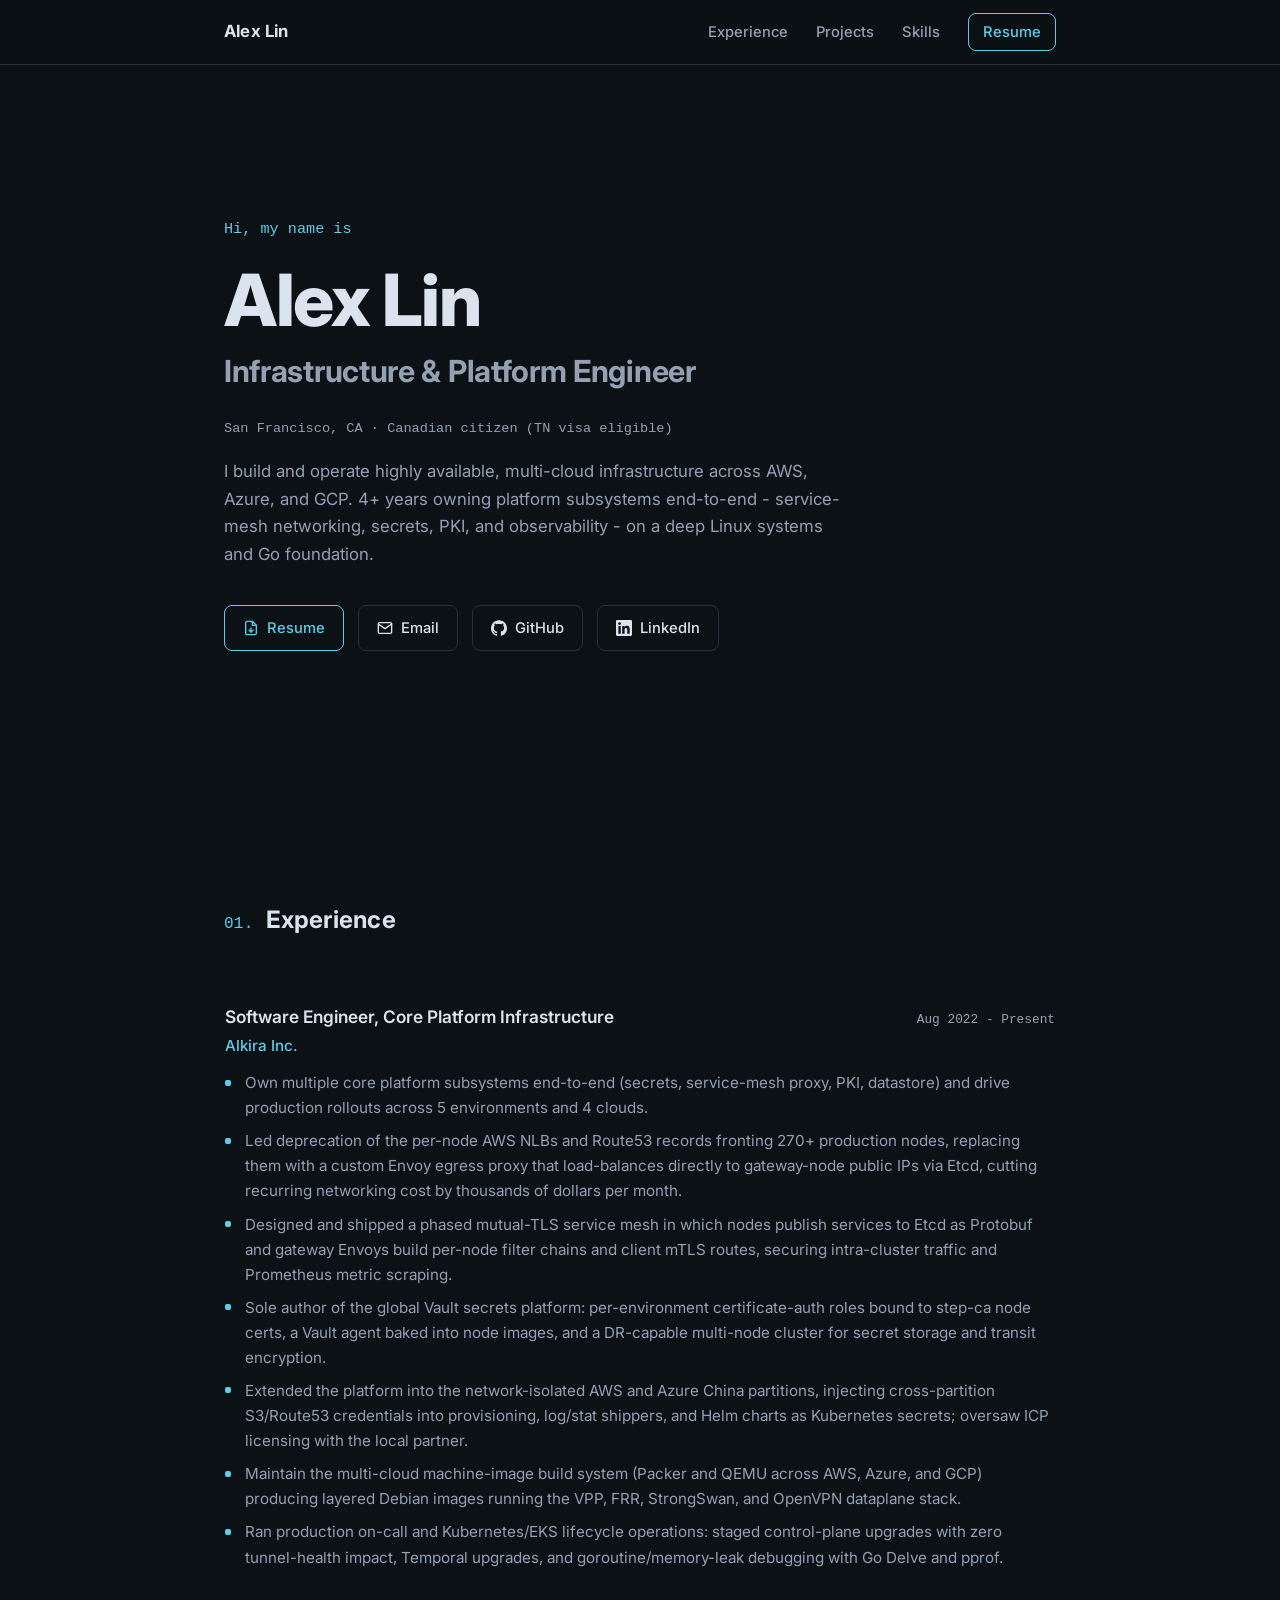
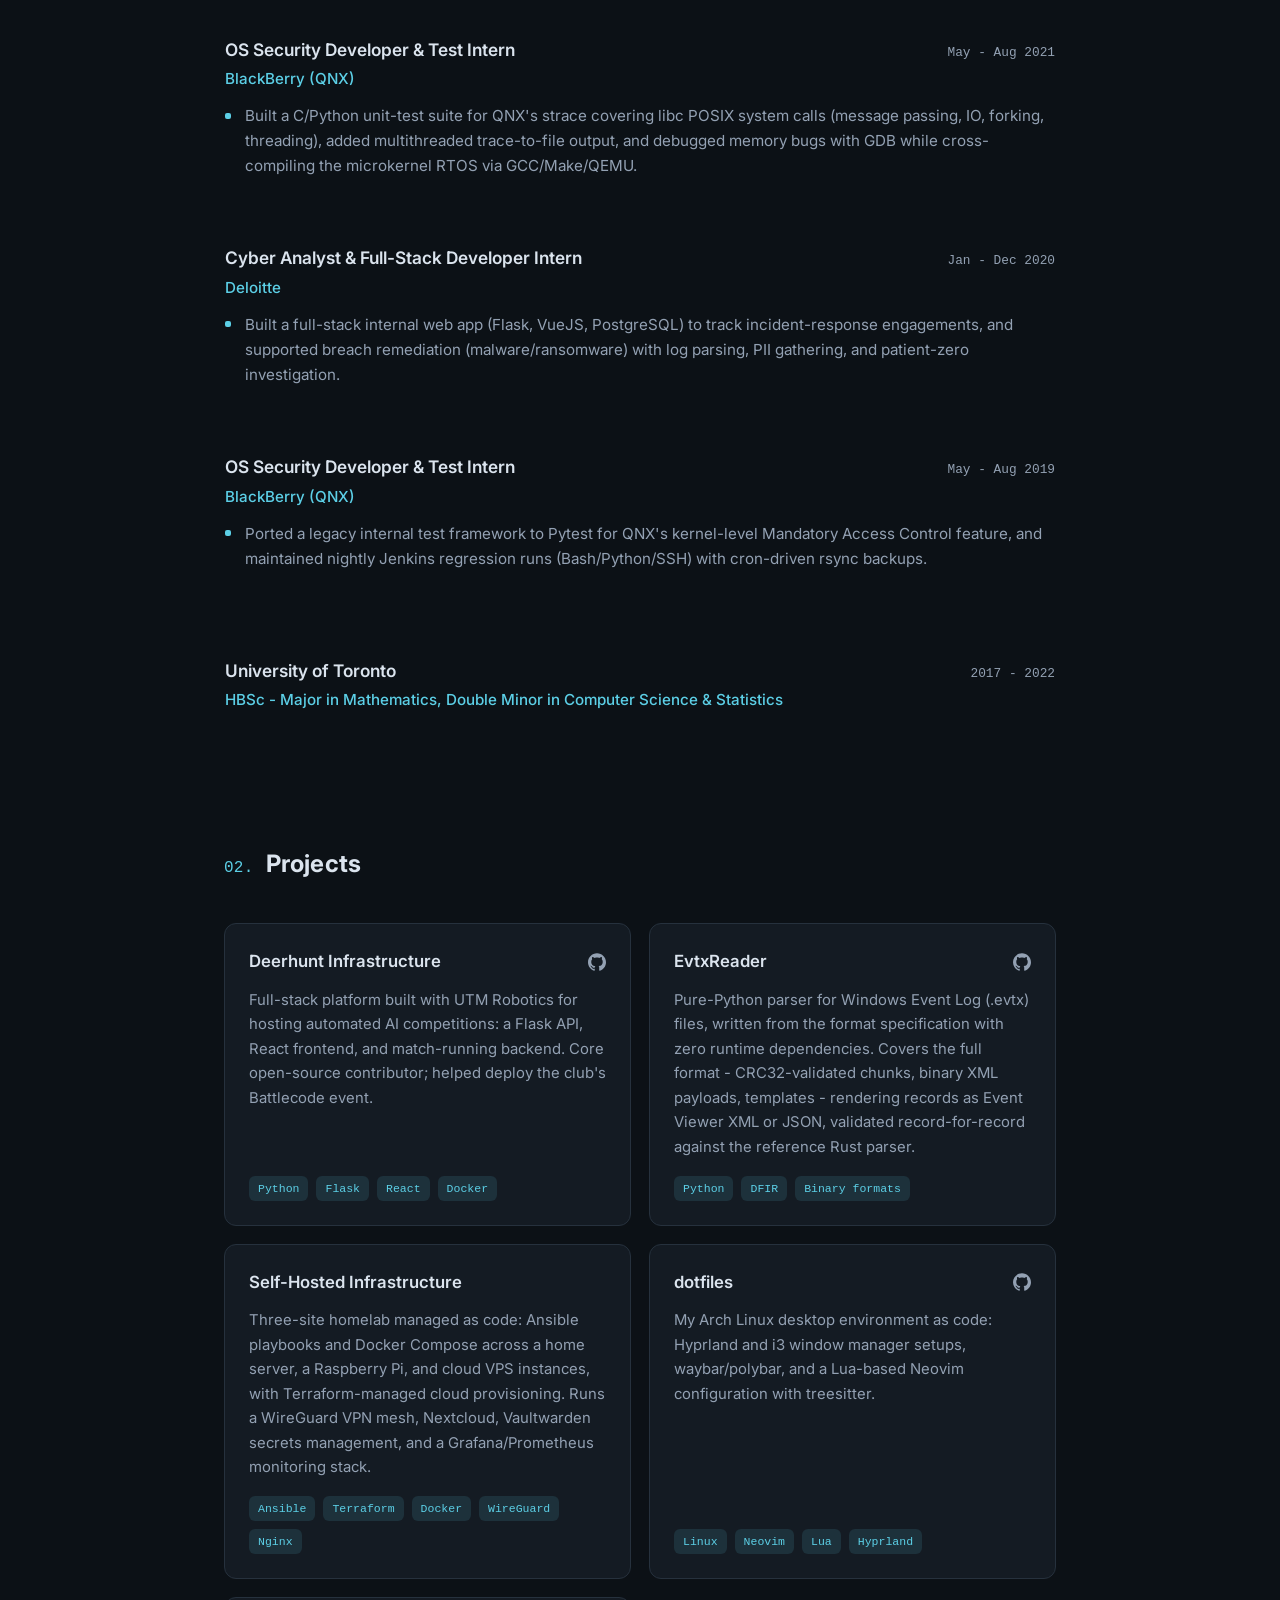
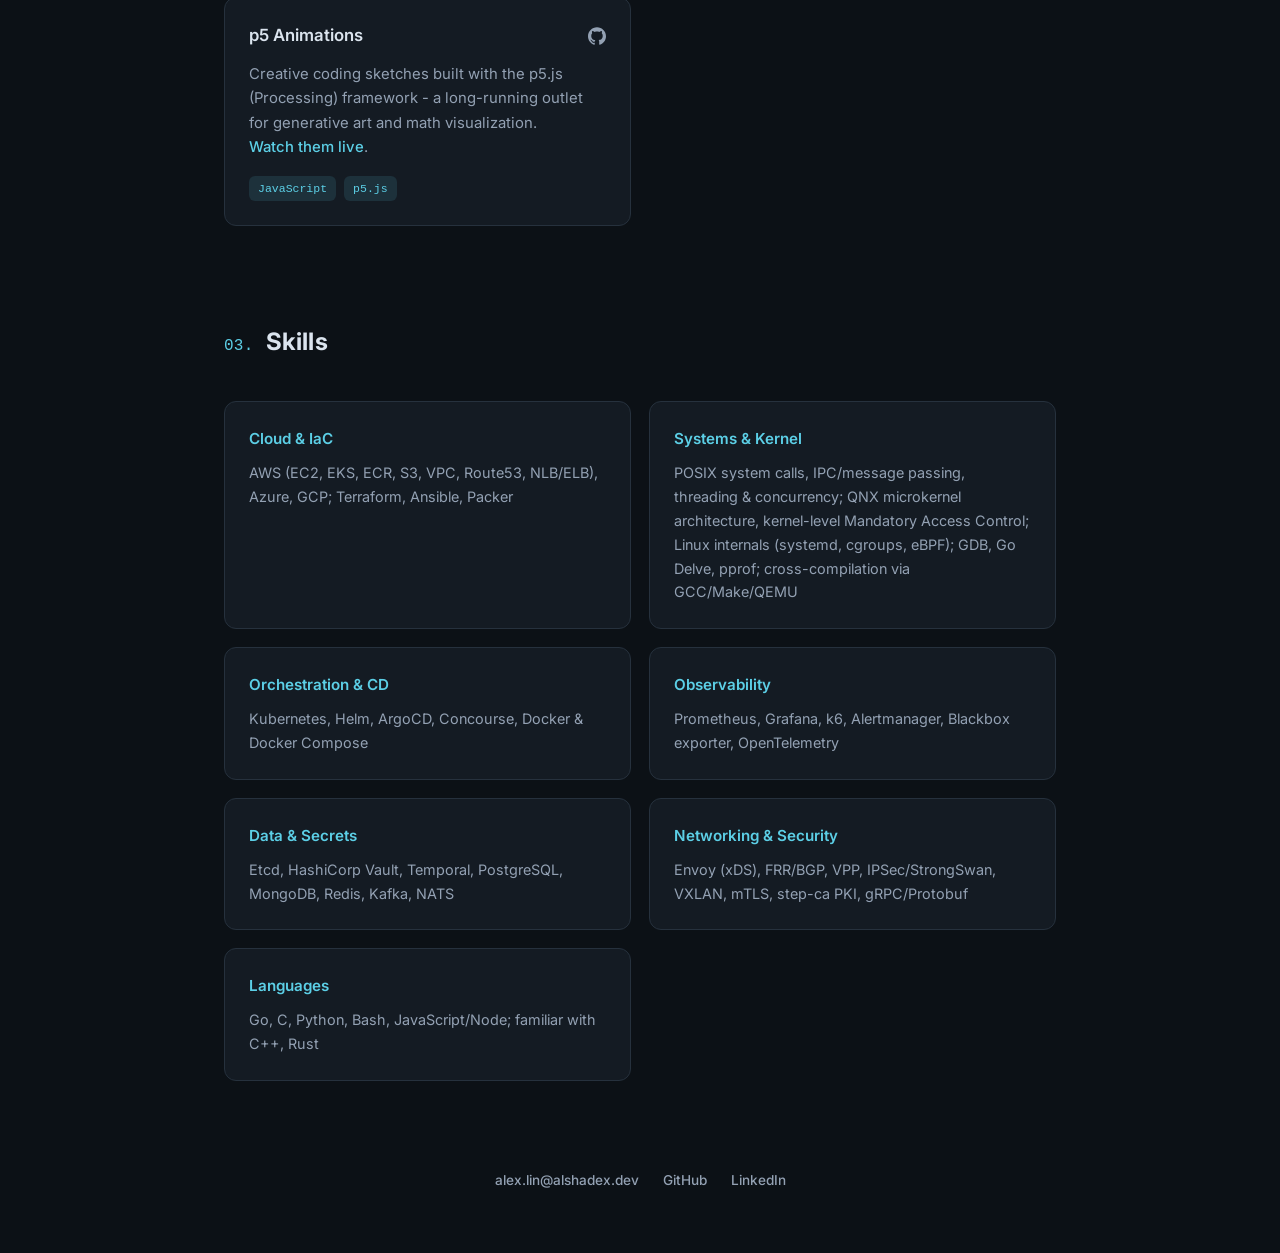
<file: index.html>
<!DOCTYPE html>
<html lang="en">
<head>
    <meta charset="utf-8">
    <meta name="viewport" content="width=device-width, initial-scale=1">
    <meta name="description" content="Alex Lin - Infrastructure and platform engineer in San Francisco. Multi-cloud, Kubernetes, service mesh, secrets and PKI, Go.">
    <title>Alex Lin - Infrastructure &amp; Platform Engineer</title>
    <link rel="icon" href="assets/ALicon.png">
    <link rel="preconnect" href="https://fonts.googleapis.com">
    <link rel="preconnect" href="https://fonts.gstatic.com" crossorigin>
    <link href="https://fonts.googleapis.com/css2?family=Inter:wght@400;500;600;700;800&display=swap" rel="stylesheet">
    <link rel="stylesheet" href="css/style.css">
</head>
<body id="top">

    <header class="nav">
        <div class="nav-inner">
            <a class="nav-brand" href="#top">Alex Lin</a>
            <nav class="nav-links">
                <a href="#experience">Experience</a>
                <a href="#projects">Projects</a>
                <a href="#skills">Skills</a>
                <a class="nav-resume" href="assets/alex-lin-resume.pdf" target="_blank" rel="noopener">Resume</a>
            </nav>
        </div>
    </header>

    <main>

        <section class="hero">
            <p class="hero-kicker">Hi, my name is</p>
            <h1 class="hero-name">Alex Lin</h1>
            <p class="hero-role">Infrastructure &amp; Platform Engineer</p>
            <p class="hero-meta">San Francisco, CA &middot; Canadian citizen (TN visa eligible)</p>
            <p class="hero-tagline">
                I build and operate highly available, multi-cloud infrastructure across AWS, Azure, and GCP.
                4+ years owning platform subsystems end-to-end - service-mesh networking, secrets, PKI, and
                observability - on a deep Linux systems and Go foundation.
            </p>
            <div class="hero-actions">
                <a class="btn btn-primary" href="assets/alex-lin-resume.pdf" target="_blank" rel="noopener">
                    <svg viewBox="0 0 24 24" width="16" height="16" fill="none" stroke="currentColor" stroke-width="2" stroke-linecap="round" stroke-linejoin="round"><path d="M14 2H6a2 2 0 0 0-2 2v16a2 2 0 0 0 2 2h12a2 2 0 0 0 2-2V8z"/><polyline points="14 2 14 8 20 8"/><line x1="12" y1="18" x2="12" y2="12"/><polyline points="9 15 12 18 15 15"/></svg>
                    Resume
                </a>
                <a class="btn" href="mailto:alex.lin@alshadex.dev">
                    <svg viewBox="0 0 24 24" width="16" height="16" fill="none" stroke="currentColor" stroke-width="2" stroke-linecap="round" stroke-linejoin="round"><path d="M4 4h16c1.1 0 2 .9 2 2v12c0 1.1-.9 2-2 2H4c-1.1 0-2-.9-2-2V6c0-1.1.9-2 2-2z"/><polyline points="22,6 12,13 2,6"/></svg>
                    Email
                </a>
                <a class="btn" href="https://github.com/alshadex" target="_blank" rel="noopener">
                    <svg viewBox="0 0 24 24" width="16" height="16" fill="currentColor"><path d="M12 .297c-6.63 0-12 5.373-12 12 0 5.303 3.438 9.8 8.205 11.385.6.113.82-.258.82-.577 0-.285-.01-1.04-.015-2.04-3.338.724-4.042-1.61-4.042-1.61C4.422 18.07 3.633 17.7 3.633 17.7c-1.087-.744.084-.729.084-.729 1.205.084 1.838 1.236 1.838 1.236 1.07 1.835 2.809 1.305 3.495.998.108-.776.417-1.305.76-1.605-2.665-.3-5.466-1.332-5.466-5.93 0-1.31.465-2.38 1.235-3.22-.135-.303-.54-1.523.105-3.176 0 0 1.005-.322 3.3 1.23.96-.267 1.98-.399 3-.405 1.02.006 2.04.138 3 .405 2.28-1.552 3.285-1.23 3.285-1.23.645 1.653.24 2.873.12 3.176.765.84 1.23 1.91 1.23 3.22 0 4.61-2.805 5.625-5.475 5.92.42.36.81 1.096.81 2.22 0 1.606-.015 2.896-.015 3.286 0 .315.21.69.825.57C20.565 22.092 24 17.592 24 12.297c0-6.627-5.373-12-12-12"/></svg>
                    GitHub
                </a>
                <a class="btn" href="https://www.linkedin.com/in/alex-lin-7a8962b4/" target="_blank" rel="noopener">
                    <svg viewBox="0 0 24 24" width="16" height="16" fill="currentColor"><path d="M20.447 20.452h-3.554v-5.569c0-1.328-.027-3.037-1.852-3.037-1.853 0-2.136 1.445-2.136 2.939v5.667H9.351V9h3.414v1.561h.046c.477-.9 1.637-1.85 3.37-1.85 3.601 0 4.267 2.37 4.267 5.455v6.286zM5.337 7.433c-1.144 0-2.063-.926-2.063-2.065 0-1.138.92-2.063 2.063-2.063 1.14 0 2.064.925 2.064 2.063 0 1.139-.925 2.065-2.064 2.065zm1.782 13.019H3.555V9h3.564v11.452zM22.225 0H1.771C.792 0 0 .774 0 1.729v20.542C0 23.227.792 24 1.771 24h20.451C23.2 24 24 23.227 24 22.271V1.729C24 .774 23.2 0 22.225 0z"/></svg>
                    LinkedIn
                </a>
            </div>
        </section>

        <section id="experience">
            <h2><span class="section-num">01</span>Experience</h2>

            <article class="entry">
                <div class="entry-head">
                    <div>
                        <h3>Software Engineer, Core Platform Infrastructure</h3>
                        <p class="entry-org">Alkira Inc.</p>
                    </div>
                    <p class="entry-date">Aug 2022 - Present</p>
                </div>
                <ul>
                    <li>Own multiple core platform subsystems end-to-end (secrets, service-mesh proxy, PKI, datastore) and drive production rollouts across 5 environments and 4 clouds.</li>
                    <li>Led deprecation of the per-node AWS NLBs and Route53 records fronting 270+ production nodes, replacing them with a custom Envoy egress proxy that load-balances directly to gateway-node public IPs via Etcd, cutting recurring networking cost by thousands of dollars per month.</li>
                    <li>Designed and shipped a phased mutual-TLS service mesh in which nodes publish services to Etcd as Protobuf and gateway Envoys build per-node filter chains and client mTLS routes, securing intra-cluster traffic and Prometheus metric scraping.</li>
                    <li>Sole author of the global Vault secrets platform: per-environment certificate-auth roles bound to step-ca node certs, a Vault agent baked into node images, and a DR-capable multi-node cluster for secret storage and transit encryption.</li>
                    <li>Extended the platform into the network-isolated AWS and Azure China partitions, injecting cross-partition S3/Route53 credentials into provisioning, log/stat shippers, and Helm charts as Kubernetes secrets; oversaw ICP licensing with the local partner.</li>
                    <li>Maintain the multi-cloud machine-image build system (Packer and QEMU across AWS, Azure, and GCP) producing layered Debian images running the VPP, FRR, StrongSwan, and OpenVPN dataplane stack.</li>
                    <li>Ran production on-call and Kubernetes/EKS lifecycle operations: staged control-plane upgrades with zero tunnel-health impact, Temporal upgrades, and goroutine/memory-leak debugging with Go Delve and pprof.</li>
                </ul>
            </article>

            <article class="entry">
                <div class="entry-head">
                    <div>
                        <h3>OS Security Developer &amp; Test Intern</h3>
                        <p class="entry-org">BlackBerry (QNX)</p>
                    </div>
                    <p class="entry-date">May - Aug 2021</p>
                </div>
                <ul>
                    <li>Built a C/Python unit-test suite for QNX's strace covering libc POSIX system calls (message passing, IO, forking, threading), added multithreaded trace-to-file output, and debugged memory bugs with GDB while cross-compiling the microkernel RTOS via GCC/Make/QEMU.</li>
                </ul>
            </article>

            <article class="entry">
                <div class="entry-head">
                    <div>
                        <h3>Cyber Analyst &amp; Full-Stack Developer Intern</h3>
                        <p class="entry-org">Deloitte</p>
                    </div>
                    <p class="entry-date">Jan - Dec 2020</p>
                </div>
                <ul>
                    <li>Built a full-stack internal web app (Flask, VueJS, PostgreSQL) to track incident-response engagements, and supported breach remediation (malware/ransomware) with log parsing, PII gathering, and patient-zero investigation.</li>
                </ul>
            </article>

            <article class="entry">
                <div class="entry-head">
                    <div>
                        <h3>OS Security Developer &amp; Test Intern</h3>
                        <p class="entry-org">BlackBerry (QNX)</p>
                    </div>
                    <p class="entry-date">May - Aug 2019</p>
                </div>
                <ul>
                    <li>Ported a legacy internal test framework to Pytest for QNX's kernel-level Mandatory Access Control feature, and maintained nightly Jenkins regression runs (Bash/Python/SSH) with cron-driven rsync backups.</li>
                </ul>
            </article>

            <article class="entry entry-education">
                <div class="entry-head">
                    <div>
                        <h3>University of Toronto</h3>
                        <p class="entry-org">HBSc - Major in Mathematics, Double Minor in Computer Science &amp; Statistics</p>
                    </div>
                    <p class="entry-date">2017 - 2022</p>
                </div>
            </article>
        </section>

        <section id="projects">
            <h2><span class="section-num">02</span>Projects</h2>
            <div class="card-grid">

                <article class="card">
                    <div class="card-head">
                        <h3>Deerhunt Infrastructure</h3>
                        <a class="card-link" href="https://github.com/utmrobotics/Deerhunt-Infrastructure" target="_blank" rel="noopener" aria-label="Deerhunt Infrastructure on GitHub">
                            <svg viewBox="0 0 24 24" width="18" height="18" fill="currentColor"><path d="M12 .297c-6.63 0-12 5.373-12 12 0 5.303 3.438 9.8 8.205 11.385.6.113.82-.258.82-.577 0-.285-.01-1.04-.015-2.04-3.338.724-4.042-1.61-4.042-1.61C4.422 18.07 3.633 17.7 3.633 17.7c-1.087-.744.084-.729.084-.729 1.205.084 1.838 1.236 1.838 1.236 1.07 1.835 2.809 1.305 3.495.998.108-.776.417-1.305.76-1.605-2.665-.3-5.466-1.332-5.466-5.93 0-1.31.465-2.38 1.235-3.22-.135-.303-.54-1.523.105-3.176 0 0 1.005-.322 3.3 1.23.96-.267 1.98-.399 3-.405 1.02.006 2.04.138 3 .405 2.28-1.552 3.285-1.23 3.285-1.23.645 1.653.24 2.873.12 3.176.765.84 1.23 1.91 1.23 3.22 0 4.61-2.805 5.625-5.475 5.92.42.36.81 1.096.81 2.22 0 1.606-.015 2.896-.015 3.286 0 .315.21.69.825.57C20.565 22.092 24 17.592 24 12.297c0-6.627-5.373-12-12-12"/></svg>
                        </a>
                    </div>
                    <p>Full-stack platform built with UTM Robotics for hosting automated AI competitions: a Flask API, React frontend, and match-running backend. Core open-source contributor; helped deploy the club's Battlecode event.</p>
                    <ul class="tags">
                        <li>Python</li>
                        <li>Flask</li>
                        <li>React</li>
                        <li>Docker</li>
                    </ul>
                </article>

                <article class="card">
                    <div class="card-head">
                        <h3>EvtxReader</h3>
                        <a class="card-link" href="https://github.com/alshadex/EvtxReader" target="_blank" rel="noopener" aria-label="EvtxReader on GitHub">
                            <svg viewBox="0 0 24 24" width="18" height="18" fill="currentColor"><path d="M12 .297c-6.63 0-12 5.373-12 12 0 5.303 3.438 9.8 8.205 11.385.6.113.82-.258.82-.577 0-.285-.01-1.04-.015-2.04-3.338.724-4.042-1.61-4.042-1.61C4.422 18.07 3.633 17.7 3.633 17.7c-1.087-.744.084-.729.084-.729 1.205.084 1.838 1.236 1.838 1.236 1.07 1.835 2.809 1.305 3.495.998.108-.776.417-1.305.76-1.605-2.665-.3-5.466-1.332-5.466-5.93 0-1.31.465-2.38 1.235-3.22-.135-.303-.54-1.523.105-3.176 0 0 1.005-.322 3.3 1.23.96-.267 1.98-.399 3-.405 1.02.006 2.04.138 3 .405 2.28-1.552 3.285-1.23 3.285-1.23.645 1.653.24 2.873.12 3.176.765.84 1.23 1.91 1.23 3.22 0 4.61-2.805 5.625-5.475 5.92.42.36.81 1.096.81 2.22 0 1.606-.015 2.896-.015 3.286 0 .315.21.69.825.57C20.565 22.092 24 17.592 24 12.297c0-6.627-5.373-12-12-12"/></svg>
                        </a>
                    </div>
                    <p>Pure-Python parser for Windows Event Log (.evtx) files, written from the format specification with zero runtime dependencies. Covers the full format - CRC32-validated chunks, binary XML payloads, templates - rendering records as Event Viewer XML or JSON, validated record-for-record against the reference Rust parser.</p>
                    <ul class="tags">
                        <li>Python</li>
                        <li>DFIR</li>
                        <li>Binary formats</li>
                    </ul>
                </article>

                <article class="card">
                    <div class="card-head">
                        <h3>Self-Hosted Infrastructure</h3>
                    </div>
                    <p>Three-site homelab managed as code: Ansible playbooks and Docker Compose across a home server, a Raspberry Pi, and cloud VPS instances, with Terraform-managed cloud provisioning. Runs a WireGuard VPN mesh, Nextcloud, Vaultwarden secrets management, and a Grafana/Prometheus monitoring stack.</p>
                    <ul class="tags">
                        <li>Ansible</li>
                        <li>Terraform</li>
                        <li>Docker</li>
                        <li>WireGuard</li>
                        <li>Nginx</li>
                    </ul>
                </article>

                <article class="card">
                    <div class="card-head">
                        <h3>dotfiles</h3>
                        <a class="card-link" href="https://github.com/alshadex/dotfiles" target="_blank" rel="noopener" aria-label="dotfiles on GitHub">
                            <svg viewBox="0 0 24 24" width="18" height="18" fill="currentColor"><path d="M12 .297c-6.63 0-12 5.373-12 12 0 5.303 3.438 9.8 8.205 11.385.6.113.82-.258.82-.577 0-.285-.01-1.04-.015-2.04-3.338.724-4.042-1.61-4.042-1.61C4.422 18.07 3.633 17.7 3.633 17.7c-1.087-.744.084-.729.084-.729 1.205.084 1.838 1.236 1.838 1.236 1.07 1.835 2.809 1.305 3.495.998.108-.776.417-1.305.76-1.605-2.665-.3-5.466-1.332-5.466-5.93 0-1.31.465-2.38 1.235-3.22-.135-.303-.54-1.523.105-3.176 0 0 1.005-.322 3.3 1.23.96-.267 1.98-.399 3-.405 1.02.006 2.04.138 3 .405 2.28-1.552 3.285-1.23 3.285-1.23.645 1.653.24 2.873.12 3.176.765.84 1.23 1.91 1.23 3.22 0 4.61-2.805 5.625-5.475 5.92.42.36.81 1.096.81 2.22 0 1.606-.015 2.896-.015 3.286 0 .315.21.69.825.57C20.565 22.092 24 17.592 24 12.297c0-6.627-5.373-12-12-12"/></svg>
                        </a>
                    </div>
                    <p>My Arch Linux desktop environment as code: Hyprland and i3 window manager setups, waybar/polybar, and a Lua-based Neovim configuration with treesitter.</p>
                    <ul class="tags">
                        <li>Linux</li>
                        <li>Neovim</li>
                        <li>Lua</li>
                        <li>Hyprland</li>
                    </ul>
                </article>

                <article class="card">
                    <div class="card-head">
                        <h3>p5 Animations</h3>
                        <a class="card-link" href="https://github.com/alshadex/p5-Animations" target="_blank" rel="noopener" aria-label="p5 Animations on GitHub">
                            <svg viewBox="0 0 24 24" width="18" height="18" fill="currentColor"><path d="M12 .297c-6.63 0-12 5.373-12 12 0 5.303 3.438 9.8 8.205 11.385.6.113.82-.258.82-.577 0-.285-.01-1.04-.015-2.04-3.338.724-4.042-1.61-4.042-1.61C4.422 18.07 3.633 17.7 3.633 17.7c-1.087-.744.084-.729.084-.729 1.205.084 1.838 1.236 1.838 1.236 1.07 1.835 2.809 1.305 3.495.998.108-.776.417-1.305.76-1.605-2.665-.3-5.466-1.332-5.466-5.93 0-1.31.465-2.38 1.235-3.22-.135-.303-.54-1.523.105-3.176 0 0 1.005-.322 3.3 1.23.96-.267 1.98-.399 3-.405 1.02.006 2.04.138 3 .405 2.28-1.552 3.285-1.23 3.285-1.23.645 1.653.24 2.873.12 3.176.765.84 1.23 1.91 1.23 3.22 0 4.61-2.805 5.625-5.475 5.92.42.36.81 1.096.81 2.22 0 1.606-.015 2.896-.015 3.286 0 .315.21.69.825.57C20.565 22.092 24 17.592 24 12.297c0-6.627-5.373-12-12-12"/></svg>
                        </a>
                    </div>
                    <p>Creative coding sketches built with the p5.js (Processing) framework - a long-running outlet for generative art and math visualization. <a class="inline-link" href="animations/myAnimations.html" target="_blank" rel="noopener">Watch them live</a>.</p>
                    <ul class="tags">
                        <li>JavaScript</li>
                        <li>p5.js</li>
                    </ul>
                </article>

            </div>
        </section>

        <section id="skills">
            <h2><span class="section-num">03</span>Skills</h2>
            <div class="card-grid skills-grid">
                <div class="card skill-card">
                    <h3>Cloud &amp; IaC</h3>
                    <p>AWS (EC2, EKS, ECR, S3, VPC, Route53, NLB/ELB), Azure, GCP; Terraform, Ansible, Packer</p>
                </div>
                <div class="card skill-card">
                    <h3>Systems &amp; Kernel</h3>
                    <p>POSIX system calls, IPC/message passing, threading &amp; concurrency; QNX microkernel architecture, kernel-level Mandatory Access Control; Linux internals (systemd, cgroups, eBPF); GDB, Go Delve, pprof; cross-compilation via GCC/Make/QEMU</p>
                </div>
                <div class="card skill-card">
                    <h3>Orchestration &amp; CD</h3>
                    <p>Kubernetes, Helm, ArgoCD, Concourse, Docker &amp; Docker Compose</p>
                </div>
                <div class="card skill-card">
                    <h3>Observability</h3>
                    <p>Prometheus, Grafana, k6, Alertmanager, Blackbox exporter, OpenTelemetry</p>
                </div>
                <div class="card skill-card">
                    <h3>Data &amp; Secrets</h3>
                    <p>Etcd, HashiCorp Vault, Temporal, PostgreSQL, MongoDB, Redis, Kafka, NATS</p>
                </div>
                <div class="card skill-card">
                    <h3>Networking &amp; Security</h3>
                    <p>Envoy (xDS), FRR/BGP, VPP, IPSec/StrongSwan, VXLAN, mTLS, step-ca PKI, gRPC/Protobuf</p>
                </div>
                <div class="card skill-card">
                    <h3>Languages</h3>
                    <p>Go, C, Python, Bash, JavaScript/Node; familiar with C++, Rust</p>
                </div>
            </div>
        </section>

    </main>

    <footer>
        <div class="footer-links">
            <a href="mailto:alex.lin@alshadex.dev">alex.lin@alshadex.dev</a>
            <a href="https://github.com/alshadex" target="_blank" rel="noopener">GitHub</a>
            <a href="https://www.linkedin.com/in/alex-lin-7a8962b4/" target="_blank" rel="noopener">LinkedIn</a>
        </div>
    </footer>

</body>
</html>
</file>
<file: css/style.css>
:root {
    --bg: #0c1116;
    --surface: #141b23;
    --surface-hover: #182129;
    --border: #26313d;
    --text: #dbe4ee;
    --muted: #93a1b3;
    --accent: #5ccfe6;
    --accent-soft: rgba(92, 207, 230, 0.12);
    --mono: ui-monospace, "SF Mono", "Cascadia Code", "JetBrains Mono", Menlo, Consolas, monospace;
    --max-width: 880px;
    --nav-height: 64px;
}

* {
    margin: 0;
    padding: 0;
    box-sizing: border-box;
}

html {
    scroll-behavior: smooth;
}

@media (prefers-reduced-motion: reduce) {
    html {
        scroll-behavior: auto;
    }
}

body {
    background: var(--bg);
    color: var(--text);
    font-family: "Inter", -apple-system, BlinkMacSystemFont, "Segoe UI", Roboto, sans-serif;
    font-size: 16px;
    line-height: 1.65;
    -webkit-font-smoothing: antialiased;
}

::selection {
    background: var(--accent);
    color: var(--bg);
}

a {
    color: var(--accent);
    text-decoration: none;
}

a:hover {
    text-decoration: underline;
}

a:focus-visible {
    outline: 2px solid var(--accent);
    outline-offset: 3px;
    border-radius: 4px;
}

/* ===================== Nav ===================== */

.nav {
    position: fixed;
    top: 0;
    left: 0;
    right: 0;
    z-index: 100;
    background: rgba(12, 17, 22, 0.85);
    backdrop-filter: blur(12px);
    -webkit-backdrop-filter: blur(12px);
    border-bottom: 1px solid var(--border);
}

.nav-inner {
    max-width: var(--max-width);
    margin: 0 auto;
    padding: 0 24px;
    height: var(--nav-height);
    display: flex;
    align-items: center;
    justify-content: space-between;
}

.nav-brand {
    font-weight: 700;
    font-size: 1.05rem;
    color: var(--text);
    letter-spacing: 0.01em;
}

.nav-brand:hover {
    color: var(--accent);
    text-decoration: none;
}

.nav-links {
    display: flex;
    align-items: center;
    gap: 28px;
}

.nav-links a {
    color: var(--muted);
    font-size: 0.92rem;
    font-weight: 500;
}

.nav-links a:hover {
    color: var(--accent);
    text-decoration: none;
}

.nav-links .nav-resume {
    color: var(--accent);
    border: 1px solid var(--accent);
    border-radius: 8px;
    padding: 6px 14px;
    transition: background 0.15s ease;
}

.nav-links .nav-resume:hover {
    background: var(--accent-soft);
}

/* ===================== Layout ===================== */

main {
    max-width: var(--max-width);
    margin: 0 auto;
    padding: 0 24px;
}

section {
    padding: 72px 0 24px;
    scroll-margin-top: var(--nav-height);
}

h2 {
    font-size: 1.5rem;
    font-weight: 700;
    letter-spacing: 0.01em;
    margin-bottom: 40px;
    display: flex;
    align-items: baseline;
    gap: 12px;
}

.section-num {
    font-family: var(--mono);
    font-size: 1rem;
    font-weight: 500;
    color: var(--accent);
}

.section-num::after {
    content: ".";
}

/* ===================== Hero ===================== */

.hero {
    min-height: 92vh;
    display: flex;
    flex-direction: column;
    justify-content: center;
    padding-top: var(--nav-height);
}

.hero-kicker {
    font-family: var(--mono);
    color: var(--accent);
    font-size: 0.95rem;
    margin-bottom: 20px;
}

.hero-name {
    font-size: clamp(2.75rem, 8vw, 4.5rem);
    font-weight: 800;
    line-height: 1.05;
    letter-spacing: -0.02em;
}

.hero-role {
    font-size: clamp(1.25rem, 4vw, 1.9rem);
    font-weight: 700;
    color: var(--muted);
    letter-spacing: -0.01em;
    margin-top: 8px;
}

.hero-meta {
    font-family: var(--mono);
    font-size: 0.85rem;
    color: var(--muted);
    margin-top: 22px;
}

.hero-tagline {
    max-width: 620px;
    margin-top: 18px;
    color: var(--muted);
    font-size: 1.05rem;
}

.hero-actions {
    display: flex;
    flex-wrap: wrap;
    gap: 14px;
    margin-top: 36px;
}

.btn {
    display: inline-flex;
    align-items: center;
    gap: 8px;
    padding: 10px 18px;
    border: 1px solid var(--border);
    border-radius: 8px;
    color: var(--text);
    font-size: 0.92rem;
    font-weight: 500;
    transition: border-color 0.15s ease, color 0.15s ease, background 0.15s ease;
}

.btn:hover {
    border-color: var(--accent);
    color: var(--accent);
    text-decoration: none;
}

.btn-primary {
    border-color: var(--accent);
    color: var(--accent);
}

.btn-primary:hover {
    background: var(--accent-soft);
}

/* ===================== Experience ===================== */

.entry {
    padding: 22px 24px;
    border: 1px solid transparent;
    border-radius: 12px;
    margin: 0 -24px 12px;
    transition: background 0.15s ease, border-color 0.15s ease;
}

.entry:hover {
    background: var(--surface);
    border-color: var(--border);
}

.entry-head {
    display: flex;
    justify-content: space-between;
    align-items: baseline;
    gap: 16px;
    margin-bottom: 12px;
}

.entry h3 {
    font-size: 1.08rem;
    font-weight: 600;
}

.entry-org {
    color: var(--accent);
    font-size: 0.95rem;
    font-weight: 500;
    margin-top: 2px;
}

.entry-date {
    font-family: var(--mono);
    font-size: 0.8rem;
    color: var(--muted);
    white-space: nowrap;
    flex-shrink: 0;
}

.entry ul {
    list-style: none;
}

.entry li {
    position: relative;
    padding-left: 20px;
    margin-bottom: 8px;
    color: var(--muted);
    font-size: 0.95rem;
}

.entry li::before {
    content: "";
    position: absolute;
    left: 0;
    top: 0.62em;
    width: 6px;
    height: 6px;
    border-radius: 2px;
    background: var(--accent);
}

.entry-education {
    margin-top: 32px;
}

.entry-education .entry-head {
    margin-bottom: 0;
}

/* ===================== Cards (Projects & Skills) ===================== */

.card-grid {
    display: grid;
    grid-template-columns: repeat(2, 1fr);
    gap: 18px;
}

.card {
    background: var(--surface);
    border: 1px solid var(--border);
    border-radius: 12px;
    padding: 24px;
    display: flex;
    flex-direction: column;
    transition: transform 0.15s ease, border-color 0.15s ease, background 0.15s ease;
}

.card:hover {
    transform: translateY(-3px);
    border-color: var(--accent);
    background: var(--surface-hover);
}

.card-head {
    display: flex;
    justify-content: space-between;
    align-items: center;
    gap: 12px;
    margin-bottom: 12px;
}

.card h3 {
    font-size: 1.05rem;
    font-weight: 600;
}

.card-link {
    color: var(--muted);
    display: inline-flex;
    transition: color 0.15s ease;
}

.card-link:hover {
    color: var(--accent);
}

.card p {
    color: var(--muted);
    font-size: 0.93rem;
    flex-grow: 1;
}

.inline-link {
    font-weight: 500;
    white-space: nowrap;
}

.tags {
    list-style: none;
    display: flex;
    flex-wrap: wrap;
    gap: 8px;
    margin-top: 16px;
}

.tags li {
    font-family: var(--mono);
    font-size: 0.72rem;
    color: var(--accent);
    background: var(--accent-soft);
    border-radius: 6px;
    padding: 3px 9px;
}

.skill-card h3 {
    color: var(--accent);
    font-size: 0.95rem;
    margin-bottom: 10px;
}

.skill-card p {
    font-size: 0.9rem;
}

/* ===================== Footer ===================== */

footer {
    max-width: var(--max-width);
    margin: 0 auto;
    padding: 64px 24px 48px;
    text-align: center;
    color: var(--muted);
    font-size: 0.85rem;
}

.footer-links {
    display: flex;
    justify-content: center;
    gap: 24px;
    margin-bottom: 14px;
}

.footer-links a {
    color: var(--muted);
    font-weight: 500;
}

.footer-links a:hover {
    color: var(--accent);
    text-decoration: none;
}

/* ===================== Responsive ===================== */

@media (max-width: 720px) {
    .nav-links {
        gap: 18px;
    }

    .nav-links a {
        font-size: 0.85rem;
    }

    .card-grid {
        grid-template-columns: 1fr;
    }

    .entry-head {
        flex-direction: column;
        gap: 4px;
    }

    .entry {
        padding: 18px 16px;
        margin: 0 -16px 10px;
    }

    .hero {
        min-height: auto;
        padding-bottom: 48px;
    }
}

@media (max-width: 480px) {
    .nav-links a:not(.nav-resume) {
        display: none;
    }
}
</file>
